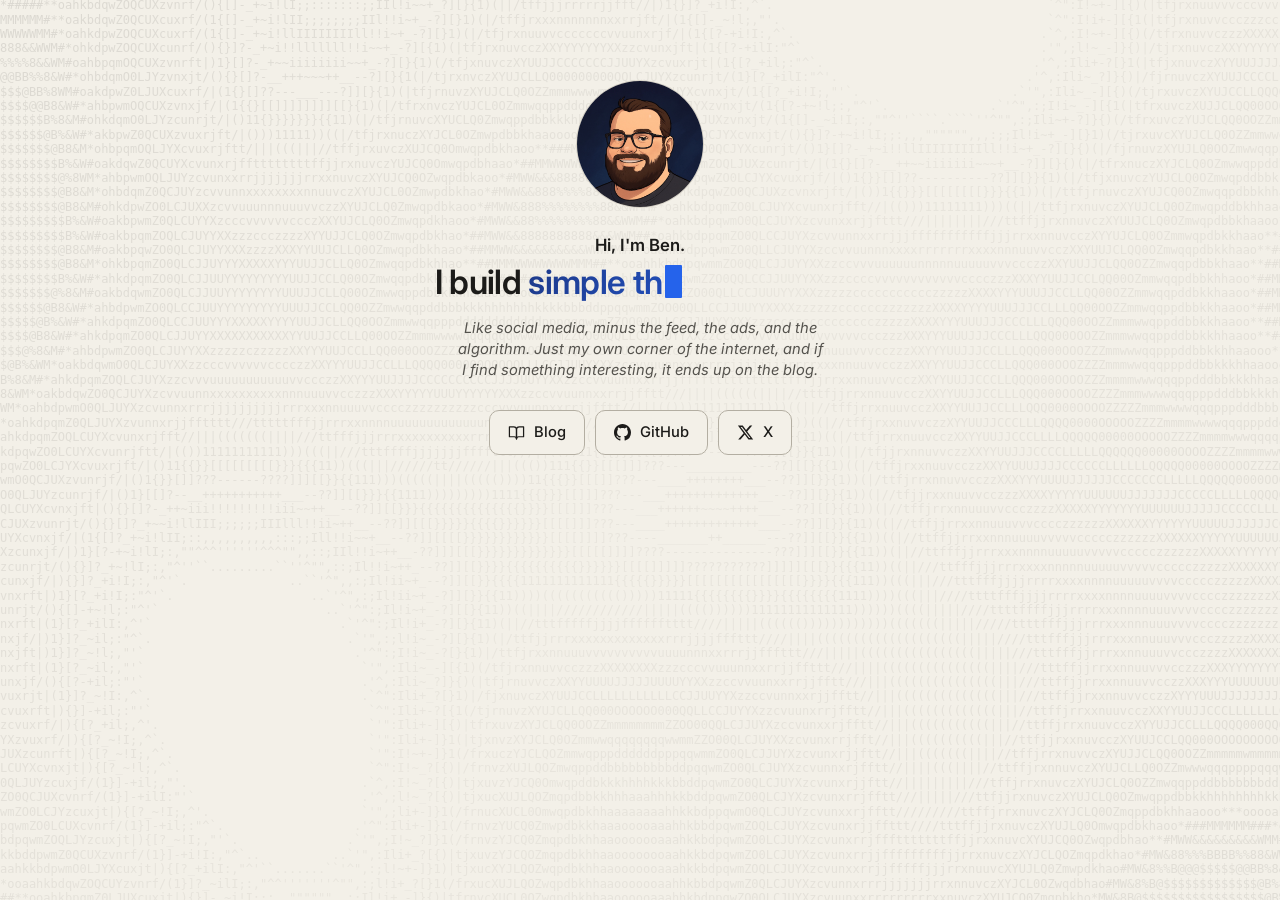
<file: index.html>
<!DOCTYPE html>
<html lang="en" data-page="home">
<head>
  <meta charset="utf-8">
  <meta name="viewport" content="width=device-width, initial-scale=1">
  <title>Ben</title>
  <meta name="description" content="Personal homepage of Ben.">
  <link rel="preconnect" href="https://fonts.googleapis.com">
  <link rel="preconnect" href="https://fonts.gstatic.com" crossorigin>
  <link rel="stylesheet" href="https://fonts.googleapis.com/css2?family=Inter:ital,wght@0,400;0,500;0,600;1,400&display=swap">
  <link rel="stylesheet" href="style.css">
  <script src="transitions.js"></script>
  <script src="ascii.js" defer></script>
  <script src="components.js" defer></script>
</head>
<body>
  <main class="home">
    <img class="avatar" src="img/portrait.webp" alt="Illustrated portrait of Ben" width="128" height="128">

    <p class="lead">Hi, I'm Ben.</p>
    <p class="headline">I build <span class="grad-text"><span class="rotator" data-words="simple things, complex things, things that last, whatever I want">simple things</span></span></p>
    <p class="intro">Like social media, minus the feed, the ads, and the algorithm. Just my own corner of the internet, and if I find something interesting, it ends up on the blog.</p>

    <nav class="links" aria-label="Links">
      <a class="link-btn" href="blog.html">
        <svg viewBox="0 0 24 24" fill="none" stroke="currentColor" stroke-width="1.75" stroke-linecap="round" stroke-linejoin="round" aria-hidden="true"><path d="M2 4h6a4 4 0 0 1 4 4v13a3 3 0 0 0-3-3H2z"/><path d="M22 4h-6a4 4 0 0 0-4 4v13a3 3 0 0 1 3-3h7z"/></svg>
        Blog
      </a>
      <a class="link-btn" href="https://github.com/">
        <svg viewBox="0 0 16 16" fill="currentColor" aria-hidden="true"><path d="M8 0C3.58 0 0 3.58 0 8c0 3.54 2.29 6.53 5.47 7.59.4.07.55-.17.55-.38 0-.19-.01-.82-.01-1.49-2.01.37-2.53-.49-2.69-.94-.09-.23-.48-.94-.82-1.13-.28-.15-.68-.52-.01-.53.63-.01 1.08.58 1.23.82.72 1.21 1.87.87 2.33.66.07-.52.28-.87.51-1.07-1.78-.2-3.64-.89-3.64-3.95 0-.87.31-1.59.82-2.15-.08-.2-.36-1.02.08-2.12 0 0 .67-.21 2.2.82.64-.18 1.32-.27 2-.27.68 0 1.36.09 2 .27 1.53-1.04 2.2-.82 2.2-.82.44 1.1.16 1.92.08 2.12.51.56.82 1.27.82 2.15 0 3.07-1.87 3.75-3.65 3.95.29.25.54.73.54 1.48 0 1.07-.01 1.93-.01 2.2 0 .21.15.46.55.38A8.01 8.01 0 0 0 16 8c0-4.42-3.58-8-8-8z"/></svg>
        GitHub
      </a>
      <a class="link-btn" href="https://x.com/">
        <svg viewBox="0 0 24 24" fill="currentColor" aria-hidden="true"><path d="M18.244 2.25h3.308l-7.227 8.26 8.502 11.24H16.17l-5.214-6.817L4.99 21.75H1.68l7.73-8.835L1.254 2.25H8.08l4.713 6.231zm-1.161 17.52h1.833L7.084 4.126H5.117z"/></svg>
        X
      </a>
    </nav>
  </main>
</body>
</html>
</file>
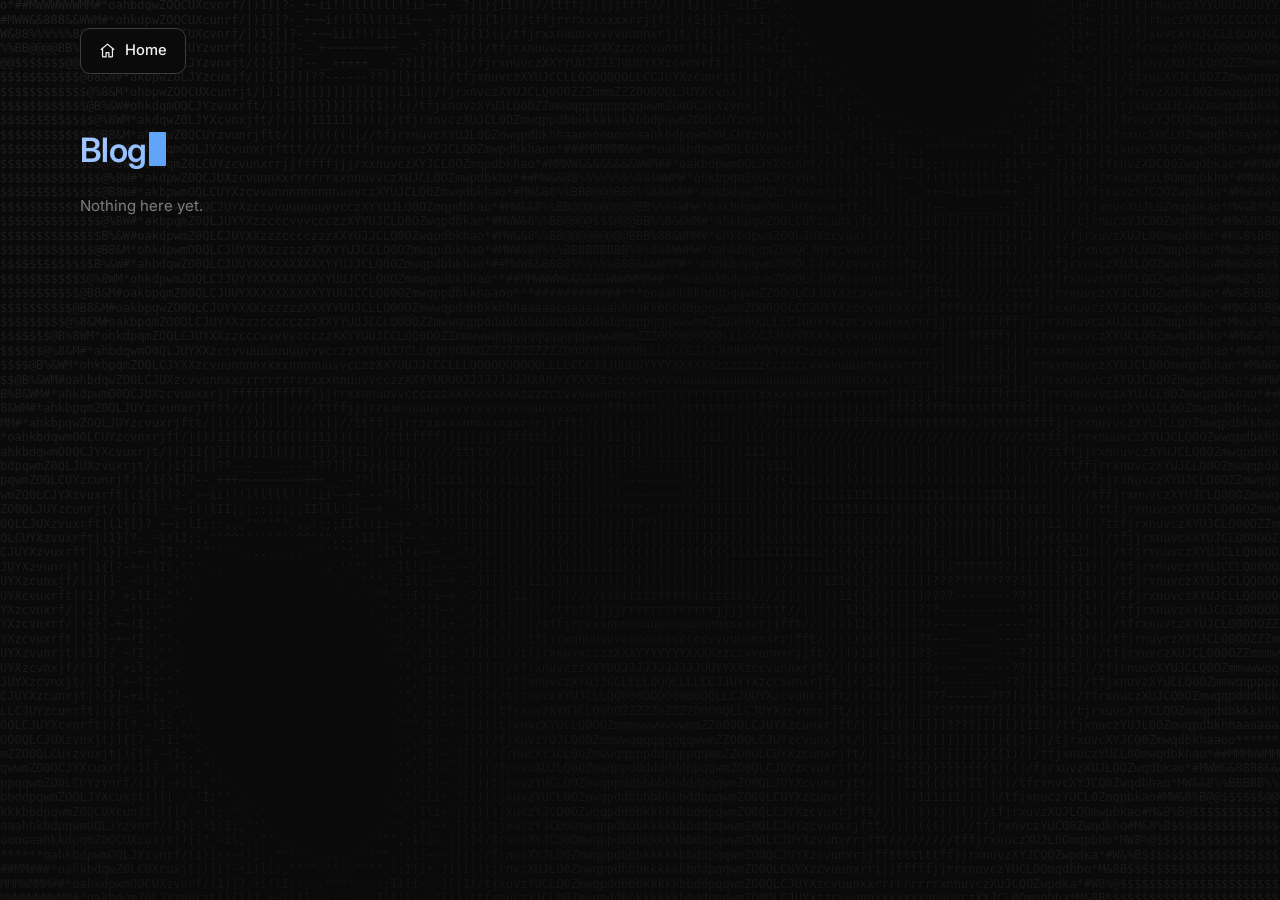
<file: blog.html>
<!DOCTYPE html>
<html lang="en" data-theme="dark" data-page="blog">
<head>
  <meta charset="utf-8">
  <meta name="viewport" content="width=device-width, initial-scale=1">
  <title>Blog &ndash; Ben</title>
  <meta name="description" content="Ben's blog: things I found interesting enough to write down.">
  <link rel="preconnect" href="https://fonts.googleapis.com">
  <link rel="preconnect" href="https://fonts.gstatic.com" crossorigin>
  <link rel="stylesheet" href="https://fonts.googleapis.com/css2?family=Inter:wght@400;500;600&display=swap">
  <link rel="stylesheet" href="style.css">
  <script src="transitions.js"></script>
  <script src="script.js" defer></script>
  <script src="ascii.js" defer></script>
  <script src="components.js" defer></script>
</head>
<body>
  <header class="topbar">
    <a class="link-btn" href="index.html">
      <svg viewBox="0 0 24 24" fill="none" stroke="currentColor" stroke-width="1.75" stroke-linecap="round" stroke-linejoin="round" aria-hidden="true"><path d="M3 10.5 12 3l9 7.5"/><path d="M5 9v11a1 1 0 0 0 1 1h4v-6h4v6h4a1 1 0 0 0 1-1V9"/></svg>
      Home
    </a>
  </header>

  <main class="blog">
    <h1 class="blog-title"><span class="grad-text"><span class="rotator" data-words="Blog, Notes, Ramblings, Rants, Brain dumps" data-label="Blog">Blog</span></span></h1>

    <div class="tabs" role="group" aria-label="Categories" hidden></div>

    <!-- Newest first. To add a post, copy a file in posts/ and add an <li> like
         this one inside the list. data-category sets its tab. Covers cycle
         through six gradients; put an <img> inside the .cover span to use a
         picture instead.

      <li data-category="Category">
        <a class="post-card" href="posts/your-post.html">
          <span class="cover" aria-hidden="true"></span>
          <span class="post-title">Post title</span>
          <span class="post-meta"><span>Category</span><time datetime="2026-10-11">Oct 11, 2026</time></span>
        </a>
      </li>
    -->
    <ul class="post-grid" id="posts">
    </ul>
    <p class="blog-empty">Nothing here yet.</p>
  </main>
</body>
</html>
</file>
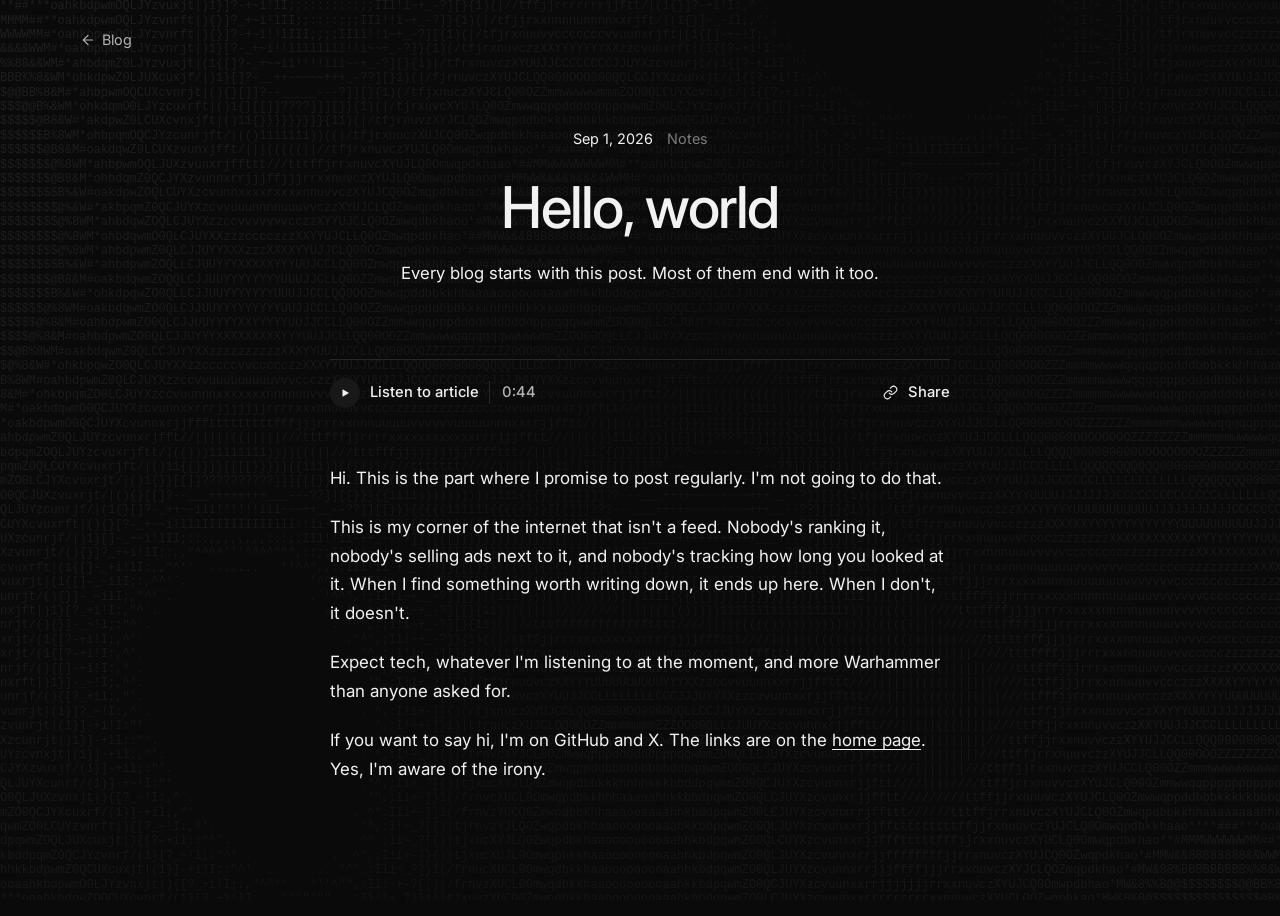
<file: posts/hello-world.html>
<!DOCTYPE html>
<html lang="en" data-theme="dark" data-page="post">
<head>
  <meta charset="utf-8">
  <meta name="viewport" content="width=device-width, initial-scale=1">
  <title>Hello, world &ndash; Ben</title>
  <meta name="description" content="Every blog starts with this post. Most of them end with it too.">
  <link rel="preconnect" href="https://fonts.googleapis.com">
  <link rel="preconnect" href="https://fonts.gstatic.com" crossorigin>
  <link rel="stylesheet" href="https://fonts.googleapis.com/css2?family=Inter:wght@400;500;600&display=swap">
  <link rel="stylesheet" href="../style.css">
  <script src="../transitions.js"></script>
  <script src="../script.js" defer></script>
  <script src="../ascii.js" defer></script>
</head>
<body>
  <header class="topbar">
    <a class="back" href="../blog.html">
      <svg viewBox="0 0 24 24" fill="none" stroke="currentColor" stroke-width="1.75" stroke-linecap="round" stroke-linejoin="round" aria-hidden="true"><line x1="19" y1="12" x2="5" y2="12"/><polyline points="12 19 5 12 12 5"/></svg>
      Blog
    </a>
  </header>

  <main class="article">
    <article>
      <header class="article-head">
        <p class="article-meta"><time datetime="2026-09-01">Sep 1, 2026</time><span>Notes</span></p>
        <h1>Hello, world</h1>
        <p class="dek">Every blog starts with this post. Most of them end with it too.</p>
        <div class="article-bar">
          <button class="listen" type="button" hidden>
            <span class="listen-icon">
              <svg class="icon-play" viewBox="0 0 24 24" fill="currentColor" aria-hidden="true"><path d="M7 4.5v15l13-7.5z"/></svg>
              <svg class="icon-pause" viewBox="0 0 24 24" fill="currentColor" aria-hidden="true"><rect x="5" y="4" width="5" height="16" rx="1"/><rect x="14" y="4" width="5" height="16" rx="1"/></svg>
            </span>
            <span class="listen-label">Listen to article</span>
            <span class="listen-time"></span>
          </button>
          <button class="share" type="button" hidden>
            <svg viewBox="0 0 24 24" fill="none" stroke="currentColor" stroke-width="1.75" stroke-linecap="round" stroke-linejoin="round" aria-hidden="true"><path d="M10 13a5 5 0 0 0 7.54.54l3-3a5 5 0 0 0-7.07-7.07l-1.72 1.71"/><path d="M14 11a5 5 0 0 0-7.54-.54l-3 3a5 5 0 0 0 7.07 7.07l1.71-1.71"/></svg>
            <span class="share-label">Share</span>
          </button>
        </div>
      </header>

      <div class="article-layout">
        <nav class="toc" aria-label="On this page" hidden></nav>

        <div class="article-body">
          <p>Hi. This is the part where I promise to post regularly. I'm not going to do that.</p>
          <p>This is my corner of the internet that isn't a feed. Nobody's ranking it, nobody's selling ads next to it, and nobody's tracking how long you looked at it. When I find something worth writing down, it ends up here. When I don't, it doesn't.</p>
          <p>Expect tech, whatever I'm listening to at the moment, and more Warhammer than anyone asked for.</p>
          <p>If you want to say hi, I'm on GitHub and X. The links are on the <a href="../index.html">home page</a>. Yes, I'm aware of the irony.</p>
        </div>
      </div>
    </article>
  </main>
</body>
</html>
</file>
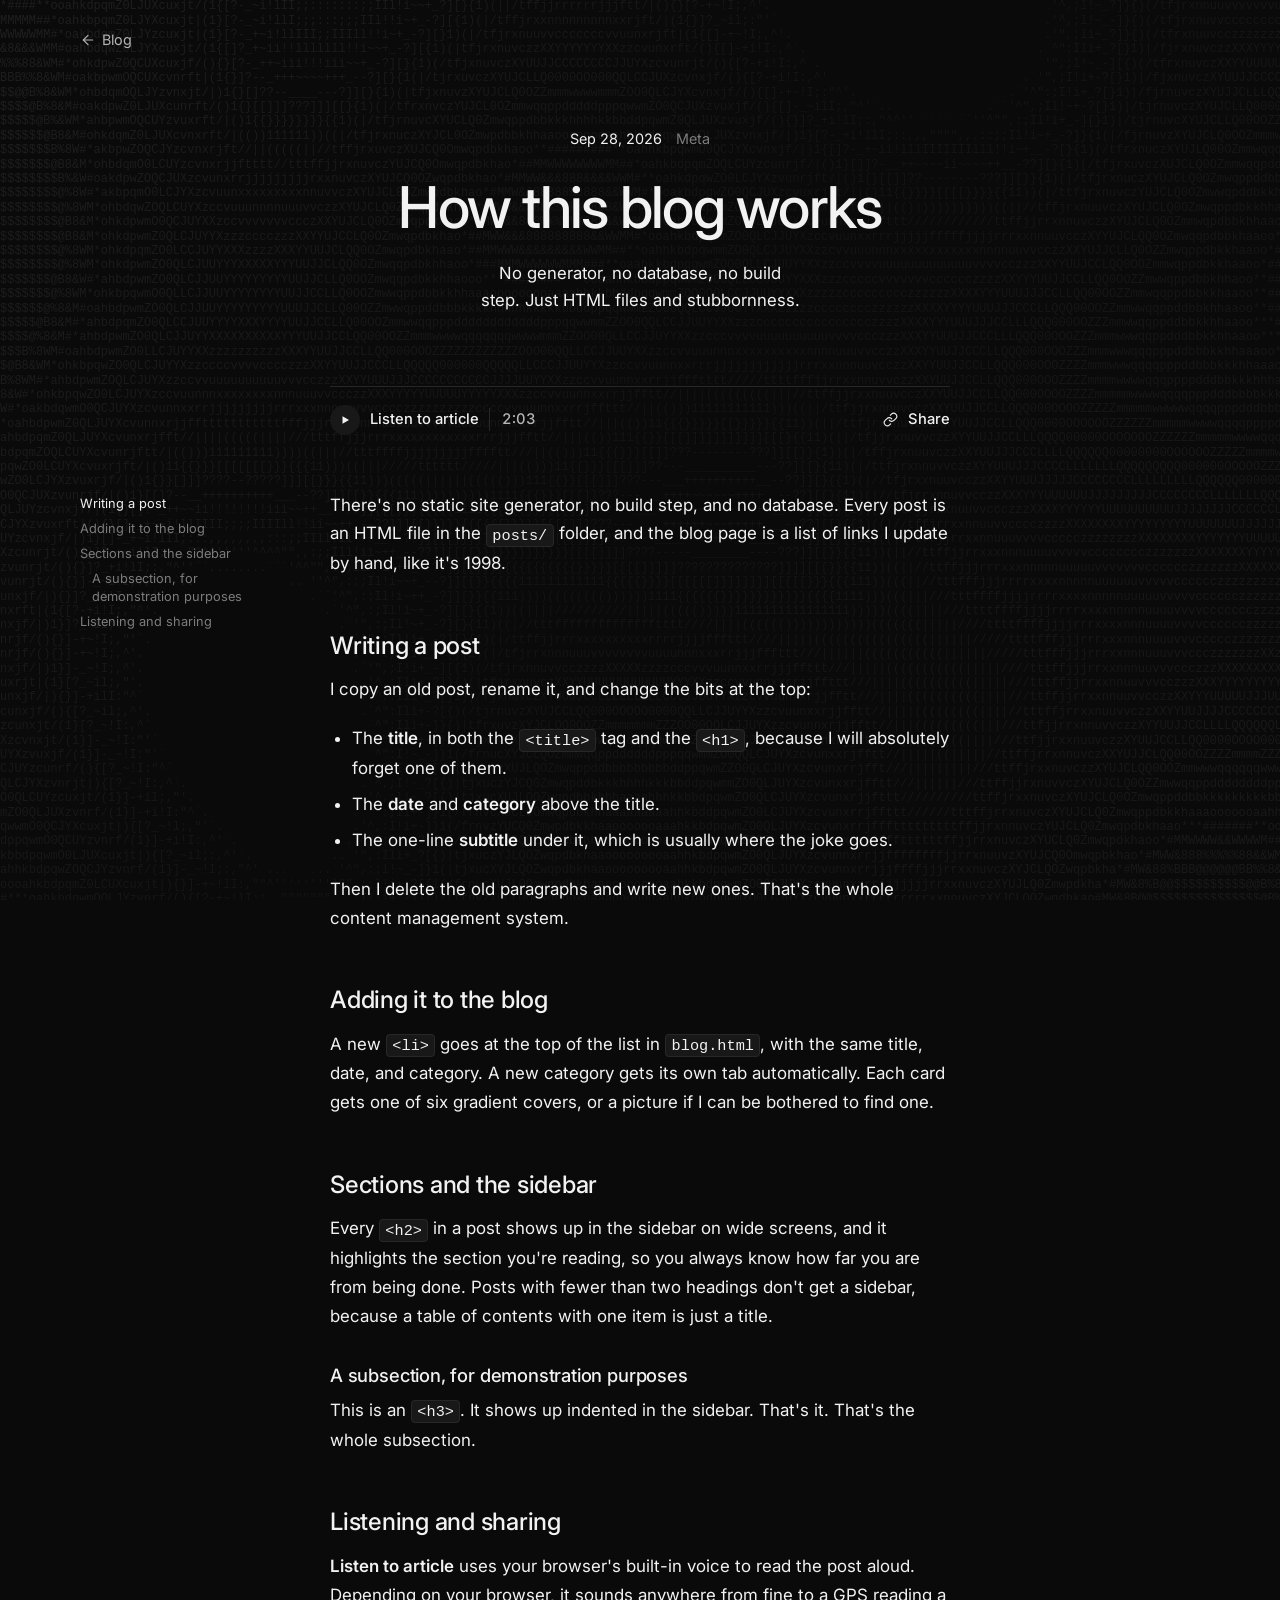
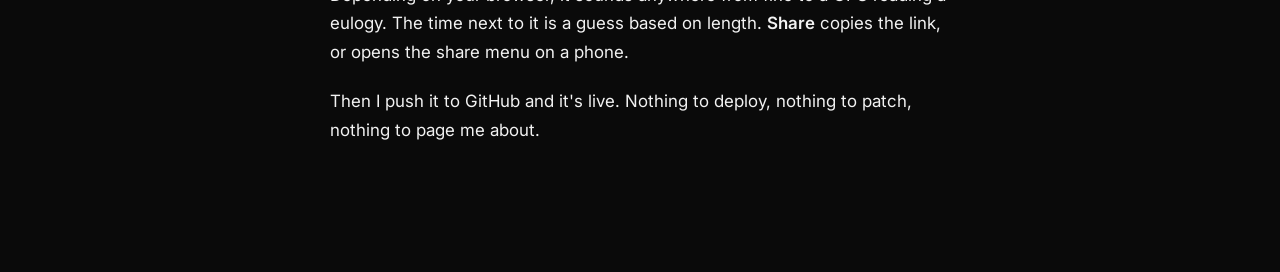
<file: posts/how-this-blog-works.html>
<!DOCTYPE html>
<html lang="en" data-theme="dark" data-page="post">
<head>
  <meta charset="utf-8">
  <meta name="viewport" content="width=device-width, initial-scale=1">
  <title>How this blog works &ndash; Ben</title>
  <meta name="description" content="No generator, no database, no build step. Just HTML files and stubbornness.">
  <link rel="preconnect" href="https://fonts.googleapis.com">
  <link rel="preconnect" href="https://fonts.gstatic.com" crossorigin>
  <link rel="stylesheet" href="https://fonts.googleapis.com/css2?family=Inter:wght@400;500;600&display=swap">
  <link rel="stylesheet" href="../style.css">
  <script src="../transitions.js"></script>
  <script src="../script.js" defer></script>
  <script src="../ascii.js" defer></script>
</head>
<body>
  <header class="topbar">
    <a class="back" href="../blog.html">
      <svg viewBox="0 0 24 24" fill="none" stroke="currentColor" stroke-width="1.75" stroke-linecap="round" stroke-linejoin="round" aria-hidden="true"><line x1="19" y1="12" x2="5" y2="12"/><polyline points="12 19 5 12 12 5"/></svg>
      Blog
    </a>
  </header>

  <main class="article">
    <article>
      <header class="article-head">
        <p class="article-meta"><time datetime="2026-09-28">Sep 28, 2026</time><span>Meta</span></p>
        <h1>How this blog works</h1>
        <p class="dek">No generator, no database, no build step. Just HTML files and stubbornness.</p>
        <div class="article-bar">
          <button class="listen" type="button" hidden>
            <span class="listen-icon">
              <svg class="icon-play" viewBox="0 0 24 24" fill="currentColor" aria-hidden="true"><path d="M7 4.5v15l13-7.5z"/></svg>
              <svg class="icon-pause" viewBox="0 0 24 24" fill="currentColor" aria-hidden="true"><rect x="5" y="4" width="5" height="16" rx="1"/><rect x="14" y="4" width="5" height="16" rx="1"/></svg>
            </span>
            <span class="listen-label">Listen to article</span>
            <span class="listen-time"></span>
          </button>
          <button class="share" type="button" hidden>
            <svg viewBox="0 0 24 24" fill="none" stroke="currentColor" stroke-width="1.75" stroke-linecap="round" stroke-linejoin="round" aria-hidden="true"><path d="M10 13a5 5 0 0 0 7.54.54l3-3a5 5 0 0 0-7.07-7.07l-1.72 1.71"/><path d="M14 11a5 5 0 0 0-7.54-.54l-3 3a5 5 0 0 0 7.07 7.07l1.71-1.71"/></svg>
            <span class="share-label">Share</span>
          </button>
        </div>
      </header>

      <div class="article-layout">
        <nav class="toc" aria-label="On this page" hidden></nav>

        <div class="article-body">
          <p>There's no static site generator, no build step, and no database. Every post is an HTML file in the <code>posts/</code> folder, and the blog page is a list of links I update by hand, like it's 1998.</p>

          <h2>Writing a post</h2>
          <p>I copy an old post, rename it, and change the bits at the top:</p>
          <ul>
            <li>The <strong>title</strong>, in both the <code>&lt;title&gt;</code> tag and the <code>&lt;h1&gt;</code>, because I will absolutely forget one of them.</li>
            <li>The <strong>date</strong> and <strong>category</strong> above the title.</li>
            <li>The one-line <strong>subtitle</strong> under it, which is usually where the joke goes.</li>
          </ul>
          <p>Then I delete the old paragraphs and write new ones. That's the whole content management system.</p>

          <h2>Adding it to the blog</h2>
          <p>A new <code>&lt;li&gt;</code> goes at the top of the list in <code>blog.html</code>, with the same title, date, and category. A new category gets its own tab automatically. Each card gets one of six gradient covers, or a picture if I can be bothered to find one.</p>

          <h2>Sections and the sidebar</h2>
          <p>Every <code>&lt;h2&gt;</code> in a post shows up in the sidebar on wide screens, and it highlights the section you're reading, so you always know how far you are from being done. Posts with fewer than two headings don't get a sidebar, because a table of contents with one item is just a title.</p>
          <h3>A subsection, for demonstration purposes</h3>
          <p>This is an <code>&lt;h3&gt;</code>. It shows up indented in the sidebar. That's it. That's the whole subsection.</p>

          <h2>Listening and sharing</h2>
          <p><strong>Listen to article</strong> uses your browser's built-in voice to read the post aloud. Depending on your browser, it sounds anywhere from fine to a GPS reading a eulogy. The time next to it is a guess based on length. <strong>Share</strong> copies the link, or opens the share menu on a phone.</p>
          <p>Then I push it to GitHub and it's live. Nothing to deploy, nothing to patch, nothing to page me about.</p>
        </div>
      </div>
    </article>
  </main>
</body>
</html>
</file>
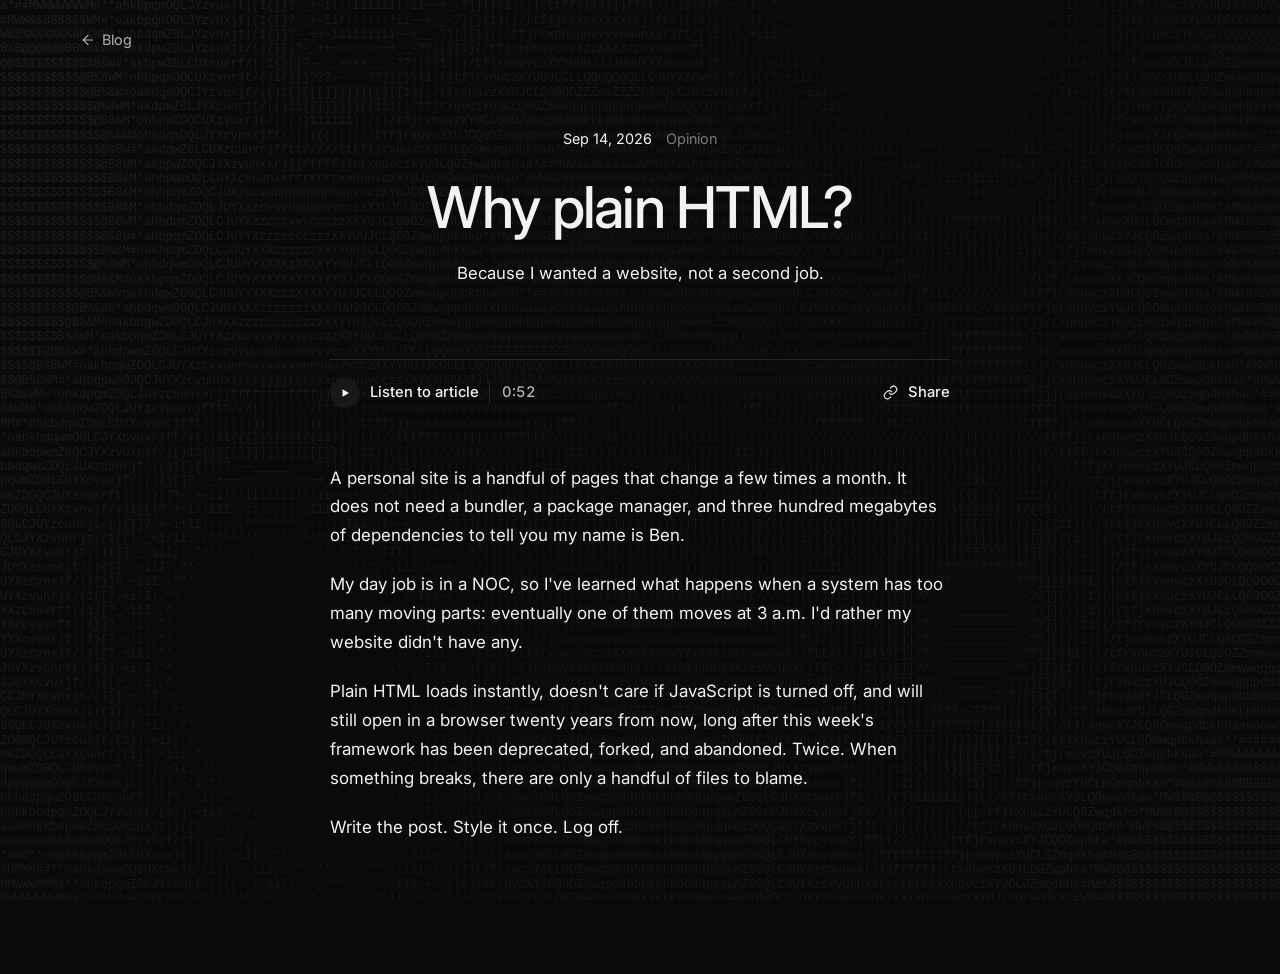
<file: posts/why-plain-html.html>
<!DOCTYPE html>
<html lang="en" data-theme="dark" data-page="post">
<head>
  <meta charset="utf-8">
  <meta name="viewport" content="width=device-width, initial-scale=1">
  <title>Why plain HTML? &ndash; Ben</title>
  <meta name="description" content="Because I wanted a website, not a second job.">
  <link rel="preconnect" href="https://fonts.googleapis.com">
  <link rel="preconnect" href="https://fonts.gstatic.com" crossorigin>
  <link rel="stylesheet" href="https://fonts.googleapis.com/css2?family=Inter:wght@400;500;600&display=swap">
  <link rel="stylesheet" href="../style.css">
  <script src="../transitions.js"></script>
  <script src="../script.js" defer></script>
  <script src="../ascii.js" defer></script>
</head>
<body>
  <header class="topbar">
    <a class="back" href="../blog.html">
      <svg viewBox="0 0 24 24" fill="none" stroke="currentColor" stroke-width="1.75" stroke-linecap="round" stroke-linejoin="round" aria-hidden="true"><line x1="19" y1="12" x2="5" y2="12"/><polyline points="12 19 5 12 12 5"/></svg>
      Blog
    </a>
  </header>

  <main class="article">
    <article>
      <header class="article-head">
        <p class="article-meta"><time datetime="2026-09-14">Sep 14, 2026</time><span>Opinion</span></p>
        <h1>Why plain HTML?</h1>
        <p class="dek">Because I wanted a website, not a second job.</p>
        <div class="article-bar">
          <button class="listen" type="button" hidden>
            <span class="listen-icon">
              <svg class="icon-play" viewBox="0 0 24 24" fill="currentColor" aria-hidden="true"><path d="M7 4.5v15l13-7.5z"/></svg>
              <svg class="icon-pause" viewBox="0 0 24 24" fill="currentColor" aria-hidden="true"><rect x="5" y="4" width="5" height="16" rx="1"/><rect x="14" y="4" width="5" height="16" rx="1"/></svg>
            </span>
            <span class="listen-label">Listen to article</span>
            <span class="listen-time"></span>
          </button>
          <button class="share" type="button" hidden>
            <svg viewBox="0 0 24 24" fill="none" stroke="currentColor" stroke-width="1.75" stroke-linecap="round" stroke-linejoin="round" aria-hidden="true"><path d="M10 13a5 5 0 0 0 7.54.54l3-3a5 5 0 0 0-7.07-7.07l-1.72 1.71"/><path d="M14 11a5 5 0 0 0-7.54-.54l-3 3a5 5 0 0 0 7.07 7.07l1.71-1.71"/></svg>
            <span class="share-label">Share</span>
          </button>
        </div>
      </header>

      <div class="article-layout">
        <nav class="toc" aria-label="On this page" hidden></nav>

        <div class="article-body">
          <p>A personal site is a handful of pages that change a few times a month. It does not need a bundler, a package manager, and three hundred megabytes of dependencies to tell you my name is Ben.</p>
          <p>My day job is in a NOC, so I've learned what happens when a system has too many moving parts: eventually one of them moves at 3 a.m. I'd rather my website didn't have any.</p>
          <p>Plain HTML loads instantly, doesn't care if JavaScript is turned off, and will still open in a browser twenty years from now, long after this week's framework has been deprecated, forked, and abandoned. Twice. When something breaks, there are only a handful of files to blame.</p>
          <p>Write the post. Style it once. Log off.</p>
        </div>
      </div>
    </article>
  </main>
</body>
</html>
</file>
<file: style.css>
/* ---------- palette ----------
   The home page is graphite on ivory paper. The blog and posts switch to
   light text on near-black (data-theme="dark" on <html>). The ASCII field
   uses the --grad-* tones at --ascii-alpha; the one splash of color is the
   blue gradient on the typed words after "I build". */
:root {
  --font: "Inter", system-ui, -apple-system, "Segoe UI", Roboto, sans-serif;
  --bg: #f3f0e8;
  --surface: #ece8de;
  --border: #d6d1c5;
  --border-strong: #b3aea2;
  --text: #1c1b19;
  --muted: #55534e;
  --faint: #8a867d;
  --accent: #1c1b19;
  --grad-from: #1c1b19;
  --grad-mid: #9a968d;
  --grad-to: #46443f;
  --ascii-alpha: 0.11;
  --blue-from: #1e3a8a;
  --blue-mid: #2563eb;
  --blue-to: #0284c7;
  --blue-grad: linear-gradient(120deg, var(--blue-from), var(--blue-mid), var(--blue-to));
  --mono: ui-monospace, "Cascadia Mono", Consolas, Menlo, monospace;
}

[data-theme="dark"] {
  color-scheme: dark;
  --bg: #0a0a0a;
  --surface: #181818;
  --border: #272727;
  --border-strong: #3d3d3d;
  --text: #f2f2f2;
  --muted: #b4b4b4;
  --faint: #7c7c7c;
  --accent: #f2f2f2;
  --grad-from: #f2f2f2;
  --grad-mid: #6e6e6e;
  --grad-to: #b8b8b8;
  --ascii-alpha: 0.09;
  /* lighter blues, so typed words stay readable on black */
  --blue-from: #a5c8ff;
  --blue-mid: #60a5fa;
  --blue-to: #38bdf8;
}

/* ---------- page transitions ----------
   Home <-> blog: the new page wipes across the old one with a wide, soft
   edge, so light fades into dark (and back) as it sweeps. transitions.js
   tags which way; every other link keeps the default crossfade. Browsers
   without cross-document view transitions just change pages. */
@media (prefers-reduced-motion: no-preference) {
  @view-transition { navigation: auto; }
}

html:active-view-transition-type(to-blog, to-home)::view-transition-old(root) { animation: none; }
html:active-view-transition-type(to-blog)::view-transition-new(root) {
  -webkit-mask: linear-gradient(to left, #000 40%, transparent 60%) 0 0 / 300% 100% no-repeat;
  mask: linear-gradient(to left, #000 40%, transparent 60%) 0 0 / 300% 100% no-repeat;
  animation: wipe-from-right 0.9s cubic-bezier(0.65, 0, 0.35, 1) both;
}
html:active-view-transition-type(to-home)::view-transition-new(root) {
  -webkit-mask: linear-gradient(to right, #000 40%, transparent 60%) 0 0 / 300% 100% no-repeat;
  mask: linear-gradient(to right, #000 40%, transparent 60%) 0 0 / 300% 100% no-repeat;
  animation: wipe-from-left 0.9s cubic-bezier(0.65, 0, 0.35, 1) both;
}
@keyframes wipe-from-right {
  from { -webkit-mask-position: 0% 0; mask-position: 0% 0; }
  to { -webkit-mask-position: 100% 0; mask-position: 100% 0; }
}
@keyframes wipe-from-left {
  from { -webkit-mask-position: 100% 0; mask-position: 100% 0; }
  to { -webkit-mask-position: 0% 0; mask-position: 0% 0; }
}

/* ---------- base ---------- */
*, *::before, *::after { box-sizing: border-box; }
[hidden] { display: none !important; }

html { -webkit-text-size-adjust: 100%; color-scheme: light; }

::selection { color: var(--bg); background: var(--text); }

body {
  margin: 0;
  padding: 0 16px;
  background: var(--bg);
  color: var(--text);
  font-family: var(--font);
  font-size: 15px;
  line-height: 1.6;
  -webkit-font-smoothing: antialiased;
}

main { max-width: 680px; margin: 0 auto; padding: 56px 0 24px; }

/* ASCII field drawn by ascii.js */
.bg-ascii {
  position: fixed;
  inset: 0;
  z-index: -1;
  width: 100%;
  height: 100%;
  pointer-events: none;
}

.sr-only {
  position: absolute;
  width: 1px;
  height: 1px;
  margin: -1px;
  padding: 0;
  overflow: hidden;
  clip: rect(0, 0, 0, 0);
  white-space: nowrap;
  border: 0;
}

h1, h2, h3 { font-weight: 600; line-height: 1.25; letter-spacing: -0.01em; }
h1 { font-size: 1.75rem; margin: 0 0 0.25em; }
h2 { font-size: 1.1rem; margin: 2em 0 0.75em; }
h3 { font-size: 1rem; margin: 0; }
p { margin: 0 0 0.9em; }
strong { font-weight: 600; }

a { color: var(--accent); text-decoration: none; }
a:hover { text-decoration: underline; text-underline-offset: 3px; }
a:focus-visible, button:focus-visible { outline: 2px solid var(--accent); outline-offset: 2px; }

code {
  font-family: var(--mono);
  font-size: 0.9em;
  padding: 0.1em 0.35em;
  background: var(--surface);
  border: 1px solid var(--border);
  border-radius: 4px;
}

/* ---------- landing ---------- */
.home { text-align: center; padding-top: 80px; }

.avatar {
  display: block;
  width: 128px;
  height: 128px;
  margin: 0 auto 24px;
  border-radius: 50%;
  object-fit: cover;
  border: 1px solid var(--border);
}

.lead { font-size: 1.05rem; font-weight: 600; margin: 0 0 0.2em; }
.headline { font-size: 2.1rem; font-weight: 600; letter-spacing: -0.02em; line-height: 1.2; margin: 0 0 0.45em; }
.intro { max-width: 480px; margin: 0 auto 28px; font-size: 0.92rem; font-style: italic; line-height: 1.45; color: var(--muted); text-wrap: balance; }

/* ---------- components rewritten from performative-ui (MIT) ----------
   https://performative-ui.cncl.co. Behavior lives in components.js. */

/* GradientText */
.grad-text {
  display: inline-block;
  background: var(--blue-grad);
  background-size: 200% 200%;
  -webkit-background-clip: text;
  background-clip: text;
  color: transparent;
  -webkit-text-fill-color: transparent;
  animation: grad-shift 8s ease infinite;
}
@keyframes grad-shift {
  0%, 100% { background-position: 0% 50%; }
  50% { background-position: 100% 50%; }
}

/* Rotator: the typed word and its blinking block cursor */
.rotator { display: inline-block; text-align: left; white-space: nowrap; }
.rotator-cursor {
  display: inline-block;
  width: 0.5em;
  height: 1em;
  margin-left: 3px;
  vertical-align: -0.12em;
  border-radius: 1px;
  background: var(--blue-mid);
  animation: caret 1.05s steps(2, start) infinite;
}
@keyframes caret { 50% { opacity: 0; } }

/* Section links: simple buttons with an icon and a label */
.links { display: flex; flex-wrap: wrap; justify-content: center; gap: 10px; }
.link-btn {
  display: inline-flex;
  align-items: center;
  justify-content: center;
  gap: 9px;
  padding: 10px 18px;
  font-size: 0.92rem;
  font-weight: 500;
  color: var(--text);
  background: var(--bg);
  border: 1px solid var(--border-strong);
  border-radius: 10px;
  transition: background 0.15s, color 0.15s, border-color 0.15s;
}
.link-btn svg { flex: none; width: 17px; height: 17px; }
.link-btn:hover { text-decoration: none; color: var(--bg); background: var(--text); border-color: var(--text); }

/* ---------- back link at the top of the blog and posts ---------- */
.topbar { max-width: 1120px; margin: 0 auto; padding-top: 28px; }
.back { display: inline-flex; align-items: center; gap: 6px; font-size: 0.9rem; color: var(--muted); }
.back:hover { color: var(--text); text-decoration: none; }
.back svg { width: 16px; height: 16px; }

/* ---------- blog list, after OpenAI News ---------- */
.blog { max-width: 1120px; padding: 56px 0 96px; }
/* Same size as the "I build" line on the home page */
.blog-title { font-size: 2.1rem; font-weight: 600; letter-spacing: -0.02em; line-height: 1.2; margin: 0 0 24px; }

/* Category tabs, built by script.js from each post's data-category */
.tabs {
  display: flex;
  gap: 8px 28px;
  margin-bottom: 40px;
  overflow-x: auto;
  scrollbar-width: none;
}
.tab {
  flex: none;
  padding: 0;
  font: inherit;
  font-size: 1.05rem;
  font-weight: 500;
  color: var(--faint);
  background: none;
  border: 0;
  cursor: pointer;
  transition: color 0.15s;
}
.tab:hover, .tab[aria-pressed="true"] { color: var(--text); }

/* As many ~150px cards per row as fit: about six on a desktop, two on a phone. */
.post-grid { display: grid; grid-template-columns: repeat(auto-fill, minmax(140px, 1fr)); gap: 36px 18px; margin: 0; padding: 0; list-style: none; }

/* Shown only while the list is empty */
.blog-empty { color: var(--faint); }
.post-grid:has(li) ~ .blog-empty { display: none; }

.post-card { display: block; color: var(--text); }
.post-card:hover { text-decoration: none; }
.post-title { display: block; margin-bottom: 8px; font-size: 0.95rem; line-height: 1.45; letter-spacing: -0.01em; text-wrap: pretty; }
.post-meta { display: flex; flex-wrap: wrap; gap: 2px 10px; font-size: 0.8rem; }
.post-meta time { color: var(--faint); }

/* Square covers: put an <img> inside to use a picture, otherwise the cards
   cycle through six soft gradients. */
.cover {
  display: block;
  aspect-ratio: 1;
  margin-bottom: 12px;
  overflow: hidden;
  background: var(--surface);
  border-radius: 6px;
  transition: opacity 0.25s;
}
.cover img { display: block; width: 100%; height: 100%; object-fit: cover; }
.post-card:hover .cover { opacity: 0.85; }

.post-grid > li:nth-child(6n + 1) .cover:empty { background: radial-gradient(90% 80% at 20% 20%, #a5c8ff, transparent 60%), radial-gradient(80% 80% at 85% 80%, #2f5bd3, transparent 65%), linear-gradient(150deg, #23345e, #0d1424); }
.post-grid > li:nth-child(6n + 2) .cover:empty { background: radial-gradient(85% 75% at 25% 25%, #ececec, transparent 60%), radial-gradient(80% 90% at 80% 85%, #5b616e, transparent 65%), linear-gradient(140deg, #3a3d45, #141518); }
.post-grid > li:nth-child(6n + 3) .cover:empty { background: radial-gradient(80% 80% at 20% 85%, #6fe3d2, transparent 60%), radial-gradient(85% 75% at 80% 15%, #6aa8ff, transparent 60%), linear-gradient(160deg, #1c3d5c, #0b1a2a); }
.post-grid > li:nth-child(6n + 4) .cover:empty { background: radial-gradient(80% 70% at 75% 25%, #b9c3ff, transparent 60%), radial-gradient(90% 85% at 20% 80%, #4b3fd0, transparent 65%), linear-gradient(140deg, #231f55, #0e0c22); }
.post-grid > li:nth-child(6n + 5) .cover:empty { background: radial-gradient(85% 80% at 30% 20%, #d5dde8, transparent 60%), radial-gradient(80% 80% at 80% 85%, #34445c, transparent 65%), linear-gradient(150deg, #263244, #0e141d); }
.post-grid > li:nth-child(6n + 6) .cover:empty { background: radial-gradient(80% 75% at 80% 20%, #e3f4ff, transparent 55%), radial-gradient(90% 85% at 20% 80%, #2fa3e6, transparent 65%), linear-gradient(160deg, #0f4a70, #072235); }

/* ---------- post pages, after OpenAI's article layout ---------- */
.article { max-width: 1120px; padding: 72px 0 112px; }

.article-head { max-width: 760px; margin: 0 auto; text-align: center; }
.article-meta { display: flex; justify-content: center; gap: 14px; margin-bottom: 26px; font-size: 0.9rem; }
.article-meta span { color: var(--faint); }
.article-head h1 { margin: 0 0 22px; font-size: clamp(2.4rem, 6vw, 3.6rem); font-weight: 500; line-height: 1.08; letter-spacing: -0.03em; text-wrap: balance; }
.dek { max-width: 560px; margin: 0 auto; font-size: 1.05rem; text-wrap: balance; }

.article-bar {
  display: flex;
  align-items: center;
  gap: 16px;
  max-width: 620px;
  margin: 72px auto 0;
  padding-top: 18px;
  border-top: 1px solid var(--border);
}
.listen, .share {
  display: inline-flex;
  align-items: center;
  gap: 10px;
  padding: 0;
  font: inherit;
  font-size: 0.92rem;
  font-weight: 500;
  color: var(--text);
  background: none;
  border: 0;
  cursor: pointer;
}
.share { margin-left: auto; }
.share svg { width: 15px; height: 15px; }
.share:hover .share-label { text-decoration: underline; text-underline-offset: 3px; }

.listen-icon { display: grid; place-items: center; width: 30px; height: 30px; background: var(--surface); border-radius: 50%; transition: background 0.15s; }
.listen:hover .listen-icon { background: var(--border-strong); }
.listen-icon svg { width: 12px; height: 12px; }
.listen .icon-pause, .listen.is-playing .icon-play { display: none; }
.listen.is-playing .icon-pause { display: block; }
.listen-time { padding-left: 12px; color: var(--muted); border-left: 1px solid var(--border); font-variant-numeric: tabular-nums; }

/* Sidebar contents on the left, reading column in the middle */
.article-layout { display: grid; grid-template-columns: 1fr minmax(0, 620px) 1fr; column-gap: 40px; margin-top: 56px; }

.toc { position: sticky; top: 32px; grid-column: 1; align-self: start; justify-self: start; max-width: 200px; font-size: 0.8rem; }
.toc a { display: block; padding: 4px 0; line-height: 1.35; color: var(--faint); }
.toc a:hover { color: var(--text); text-decoration: none; }
.toc a.is-active { color: var(--text); }
.toc a.sub { padding-left: 12px; }

.article-body { grid-column: 2; font-size: 1.06rem; line-height: 1.7; }
.article-body p { margin: 0 0 1.2em; }
.article-body h2 { margin: 2.2em 0 0.6em; font-size: 1.5rem; font-weight: 500; letter-spacing: -0.01em; scroll-margin-top: 24px; }
.article-body h3 { margin: 1.8em 0 0.5em; font-size: 1.15rem; font-weight: 500; scroll-margin-top: 24px; }
.article-body ul, .article-body ol { margin: 0 0 1.2em; padding-left: 1.3em; }
.article-body li { margin: 0.4em 0; }
.article-body a { text-decoration: underline; text-decoration-thickness: 1px; text-underline-offset: 3px; }

/* ---------- small screens ---------- */
@media (max-width: 1000px) {
  .article-layout { grid-template-columns: minmax(0, 620px); justify-content: center; }
  .toc { display: none; }
  .article-body { grid-column: 1; }
}

@media (max-width: 600px) {
  main { padding-top: 40px; }
  .home { padding-top: 48px; }
  .headline { font-size: 1.6rem; }

  .blog { padding-top: 36px; }
  .blog-title { font-size: 1.6rem; }

  .article { padding-top: 44px; }
  .article-bar { margin-top: 48px; }
}

@media (prefers-reduced-motion: reduce) {
  .link-btn, .tab, .cover, .listen-icon { transition: none; }
  .grad-text, .rotator-cursor { animation: none; }
}

@media print {
  :root, [data-theme] {
    --bg: #fff; --surface: #fff; --text: #000; --muted: #333; --faint: #555; --border: #ccc; --accent: #000;
  }
  main { padding-top: 0; }
  .topbar, .bg-ascii, .article-bar, .toc { display: none; }
}
</file>
